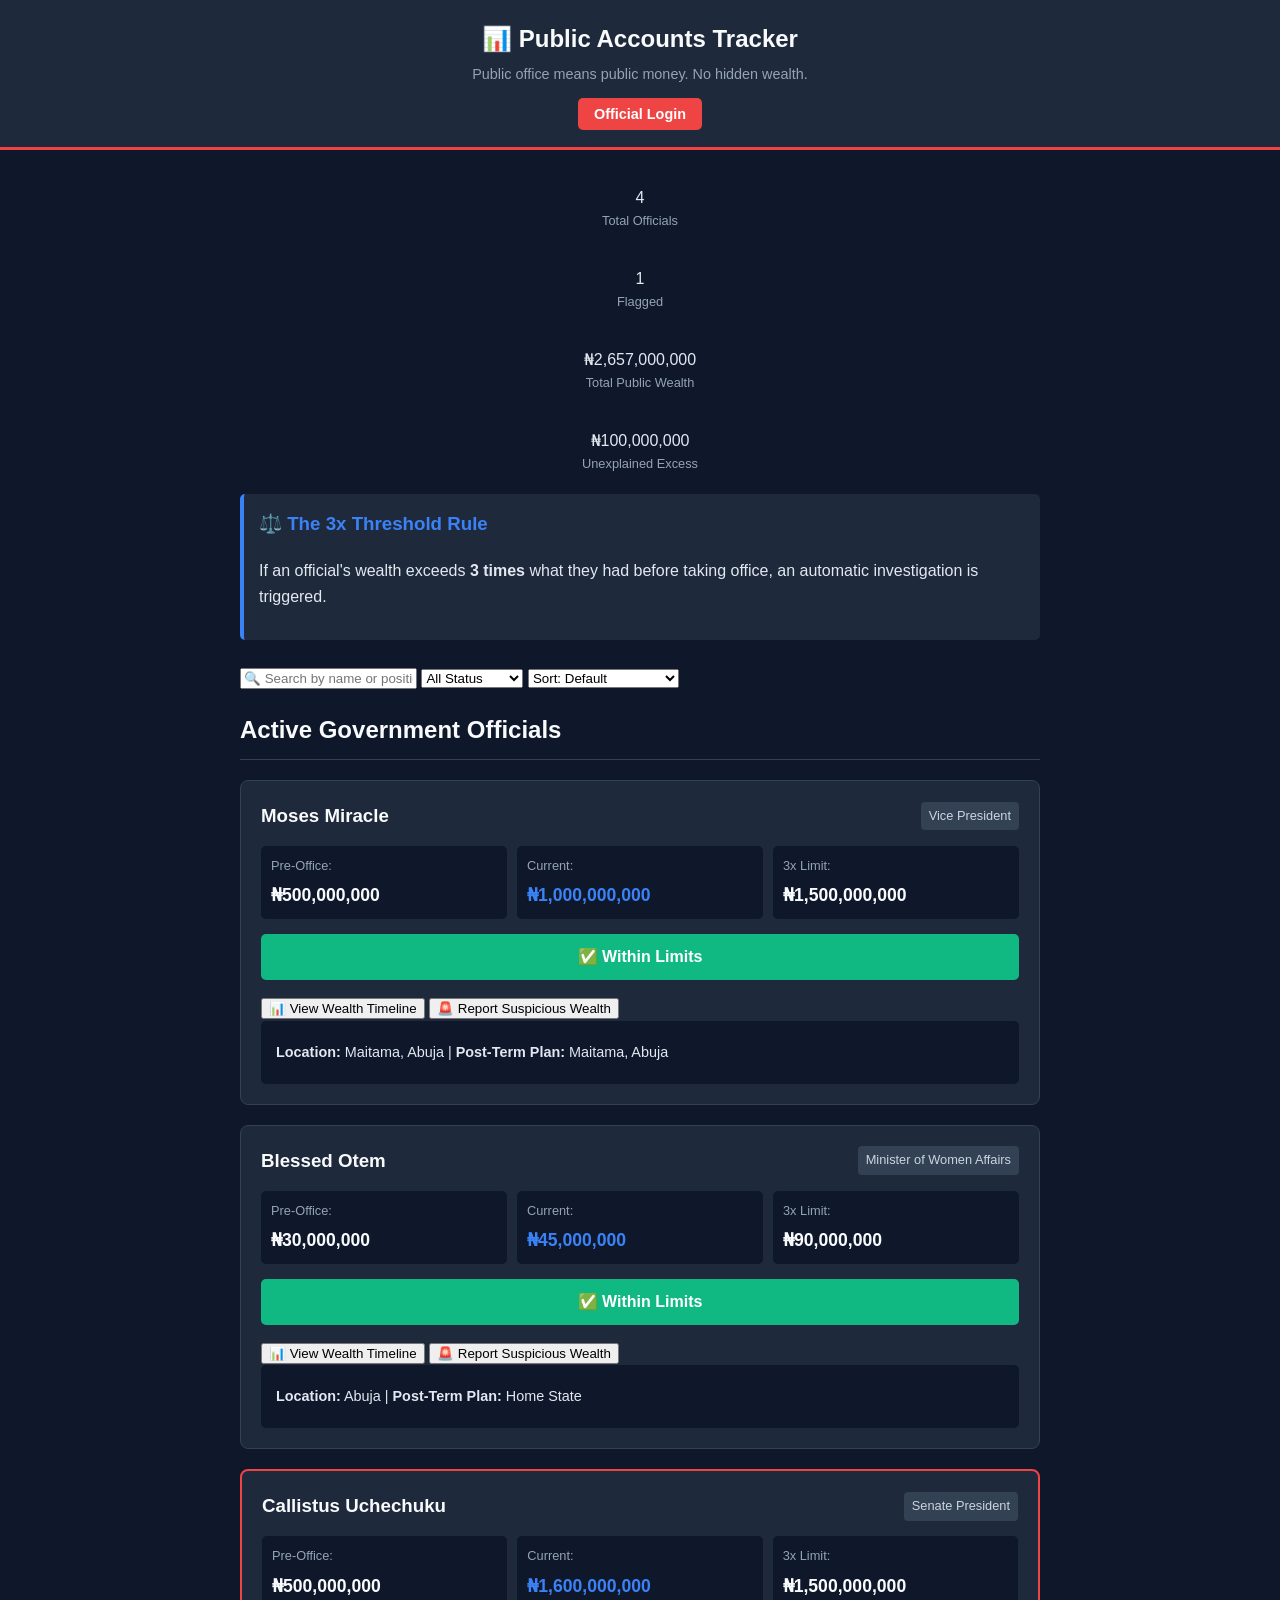
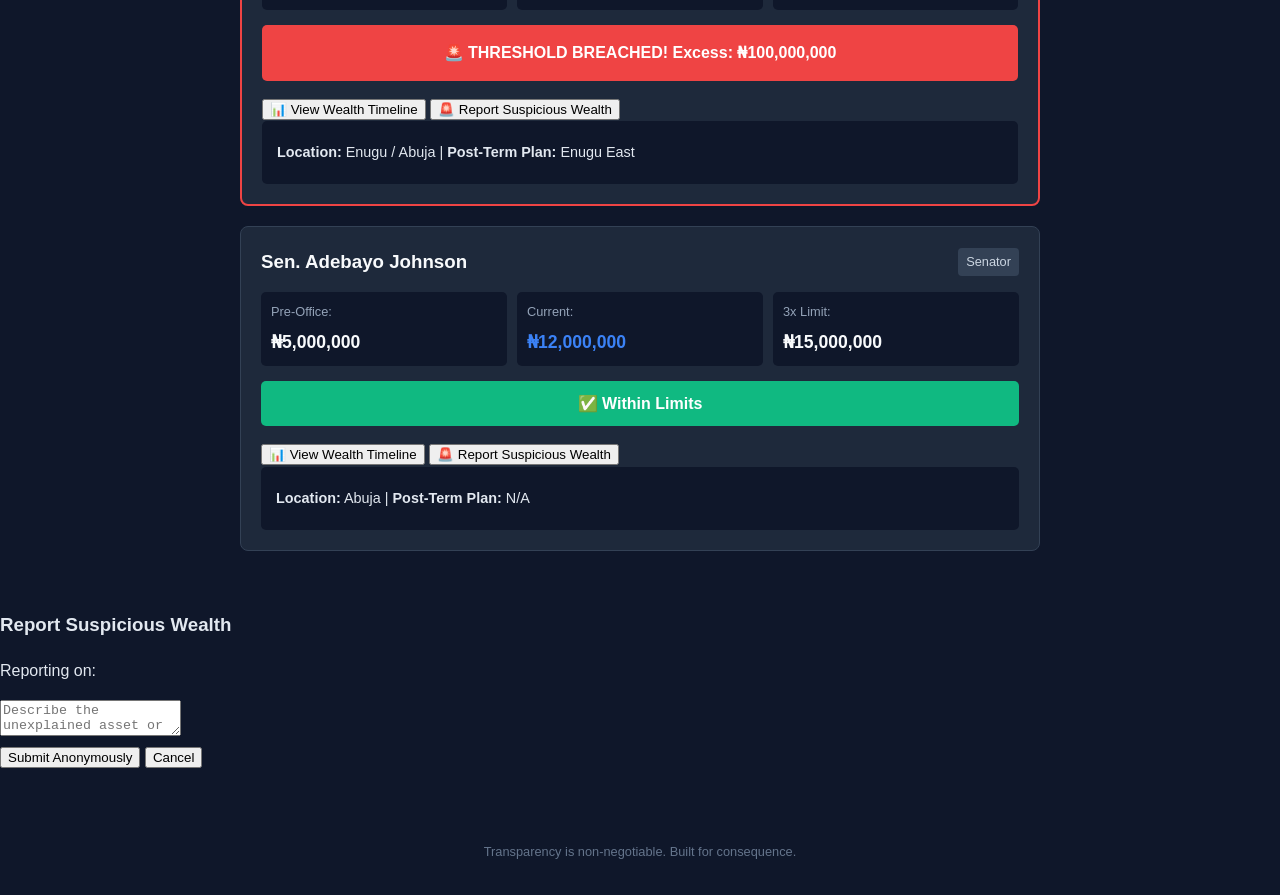
<file: index.html>
<!DOCTYPE html>
<html lang="en">
<head>
    <meta charset="UTF-8">
    <meta name="viewport" content="width=device-width, initial-scale=1.0">
    <title>Public Accounts Tracker</title>
    <link rel="stylesheet" href="style.css">
<link rel="manifest" href="manifest.json">
   <meta name="theme-color" content="#ef4444">
</head>
<body>
    <header>
        <h1>📊 Public Accounts Tracker</h1>
        <p>Public office means public money. No hidden wealth.</p>
        <a href="official-login.html" class="official-btn">Official Login</a>
    </header>

    <main>
        <!-- FEATURE 2: Statistics Dashboard -->
        <div class="stats-dashboard">
            <div class="stat-card"><span class="stat-num" id="stat-total">0</span><span class="stat-label">Total Officials</span></div>
            <div class="stat-card flagged"><span class="stat-num" id="stat-flagged">0</span><span class="stat-label">Flagged</span></div>
            <div class="stat-card"><span class="stat-num" id="stat-wealth">₦0</span><span class="stat-label">Total Public Wealth</span></div>
            <div class="stat-card excess"><span class="stat-num" id="stat-excess">₦0</span><span class="stat-label">Unexplained Excess</span></div>
        </div>

        <div class="info-banner">
            <h3>⚖️ The 3x Threshold Rule</h3>
            <p>If an official's wealth exceeds <strong>3 times</strong> what they had before taking office, an automatic investigation is triggered.</p>
        </div>

        <!-- FEATURE 1 & 5: Search, Filter, and Sort -->
        <div class="controls-bar">
            <input type="text" id="searchInput" placeholder="🔍 Search by name or position...">
            <select id="filterStatus">
                <option value="all">All Status</option>
                <option value="flagged">Flagged Only</option>
                <option value="clean">Clean Only</option>
            </select>
            <select id="sortStatus">
                <option value="default">Sort: Default</option>
                <option value="highest-balance">Sort: Highest Balance</option>
                <option value="highest-excess">Sort: Biggest Excess</option>
            </select>
        </div>

        <h2>Active Government Officials</h2>
        <div id="officials-list"></div>
    </main>

    <!-- FEATURE 4: Report Modal -->
    <div id="reportModal" class="modal">
        <div class="modal-content">
            <h3>Report Suspicious Wealth</h3>
            <p>Reporting on: <strong id="reportTarget"></strong></p>
            <textarea id="reportDetails" placeholder="Describe the unexplained asset or suspicious activity..."></textarea>
            <div class="modal-actions">
                <button class="btn-action" onclick="submitReport()">Submit Anonymously</button>
                <button class="btn-action cancel" onclick="closeReportModal()">Cancel</button>
            </div>
        </div>
    </div>

    <footer><p>Transparency is non-negotiable. Built for consequence.</p></footer>   
 <script src="script.js"></script>
<script>
if ('serviceWorker' in navigator) {
  window.addEventListener('load', () => {
    navigator.serviceWorker.register('./sw.js')
      .then(reg => console.log('Service Worker registered'))
      .catch(err => console.log('Service Worker registration failed'));
  });
}
</script>
</body>
</html>
</file>
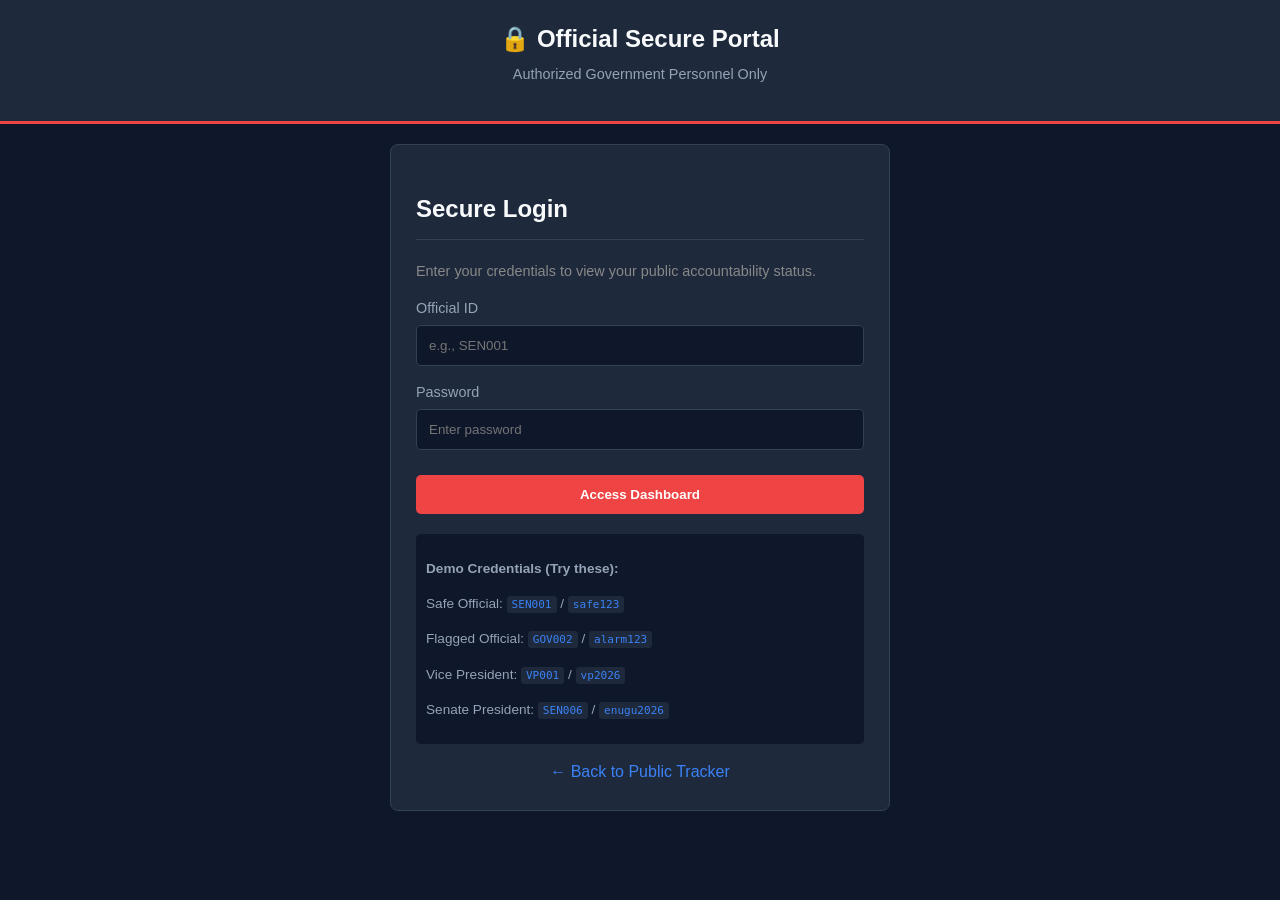
<file: official-login.html>
<!DOCTYPE html>
<html lang="en">
<head>
    <meta charset="UTF-8">
    <meta name="viewport" content="width=device-width, initial-scale=1.0">
    <title>Official Secure Login</title>
    <link rel="stylesheet" href="style.css">
</head>
<body>
    <header>
        <h1>🔒 Official Secure Portal</h1>
        <p>Authorized Government Personnel Only</p>
    </header>

    <main class="login-container">
        <!-- Login Form -->
        <div id="loginForm" class="login-box">
            <h2>Secure Login</h2>
            <p style="color: #888; font-size: 0.9em;">Enter your credentials to view your public accountability status.</p>
            
            <div id="loginError" class="error-msg"></div>

            <div class="input-group">
                <label>Official ID</label>
                <input type="text" id="officialId" placeholder="e.g., SEN001">
            </div>
            <div class="input-group">
                <label>Password</label>
                <input type="password" id="password" placeholder="Enter password">
            </div>
            
            <button class="btn-primary" onclick="handleLogin()">Access Dashboard</button>
            
            <div class="demo-creds">
       <p><strong>Demo Credentials (Try these):</strong></p>
       <p>Safe Official: <code>SEN001</code> / <code>safe123</code></p>
       <p>Flagged Official: <code>GOV002</code> / <code>alarm123</code></p>
       <p>Vice President: <code>VP001</code> / <code>vp2026</code></p>
       <p>Senate President: <code>SEN006</code> / <code>enugu2026</code></p>
   </div>            
            <a href="index.html" class="back-link">← Back to Public Tracker</a>
        </div>

        <!-- Official Dashboard (Hidden until login) -->
        <div id="officialDashboard" class="dashboard-box" style="display: none;">
            <h2>Welcome, <span id="dashName">Official</span></h2>
            <p id="dashPosition" class="subtitle"></p>

            <div id="dashAlert" class="alarm-box"></div>

            <div class="stat-grid">
                <div class="stat-card">
                    <span class="stat-label">Current Balance</span>
                    <span class="stat-value" id="dashBalance">0</span>
                </div>
                <div class="stat-card">
                    <span class="stat-label">Monthly Salary</span>
                    <span class="stat-value" id="dashSalary">0</span>
                </div>
                <div class="stat-card">
                    <span class="stat-label">3x Threshold Limit</span>
                    <span class="stat-value" id="dashThreshold">₦0</span>
                </div>
            </div>

            <button class="btn-secondary" onclick="location.reload()">Logout</button>
        </div>
    </main>

    <script src="script.js"></script>
</body>
</html>
</file>
<file: style.css>
/* Base Styles */
body {
    font-family: 'Segoe UI', Tahoma, Geneva, Verdana, sans-serif;
    background-color: #0f172a; /* Dark navy background */
    color: #e2e8f0;
    margin: 0;
    padding: 0;
    line-height: 1.6;
}

header {
    background-color: #1e293b;
    padding: 20px;
    text-align: center;
    border-bottom: 3px solid #ef4444; /* Red accent */
}

header h1 { margin: 0; color: #f8fafc; font-size: 1.5em; }
header p { margin: 5px 0 15px; color: #94a3b8; font-size: 0.9em; }

.official-btn {
    background-color: #ef4444;
    color: white;
    padding: 8px 16px;
    text-decoration: none;
    border-radius: 5px;
    font-weight: bold;
    font-size: 0.9em;
}

main { padding: 20px; max-width: 800px; margin: 0 auto; }

h2 { color: #f8fafc; border-bottom: 1px solid #334155; padding-bottom: 10px; }

/* Info Banner */
.info-banner {
    background-color: #1e293b;
    border-left: 4px solid #3b82f6;
    padding: 15px;
    border-radius: 5px;
    margin-bottom: 25px;
}
.info-banner h3 { margin-top: 0; color: #3b82f6; }

/* Official Cards */
.official-card {
    background-color: #1e293b;
    border-radius: 8px;
    padding: 20px;
    margin-bottom: 20px;
    border: 1px solid #334155;
}

.official-card.breached { border: 2px solid #ef4444; }

.card-header { display: flex; justify-content: space-between; align-items: center; flex-wrap: wrap; margin-bottom: 15px; }
.card-header h3 { margin: 0; color: #f8fafc; }
.position-badge { background: #334155; padding: 4px 8px; border-radius: 4px; font-size: 0.8em; color: #cbd5e1; }

.financials { display: grid; grid-template-columns: 1fr; gap: 10px; margin-bottom: 15px; }
@media (min-width: 600px) { .financials { grid-template-columns: repeat(3, 1fr); } }

.fin-item { background: #0f172a; padding: 10px; border-radius: 5px; }
.fin-item .label { display: block; font-size: 0.8em; color: #94a3b8; margin-bottom: 5px; }
.fin-item .value { font-weight: bold; font-size: 1.1em; color: #f8fafc; }
.fin-item .value.highlight { color: #3b82f6; }

/* Alerts */
.alarm-box {
    background-color: #ef4444;
    color: white;
    padding: 15px;
    border-radius: 5px;
    font-weight: bold;
    text-align: center;
    margin-bottom: 15px;
    animation: pulse 2s infinite;
}
@keyframes pulse { 0% { opacity: 1; } 50% { opacity: 0.8; } 100% { opacity: 1; } }

.status-box {
    background-color: #10b981;
    color: white;
    padding: 10px;
    border-radius: 5px;
    text-align: center;
    font-weight: bold;
    margin-bottom: 15px;
}

.profile-info { background: #0f172a; padding: 15px; border-radius: 5px; font-size: 0.9em; }
.profile-info h4 { margin-top: 0; color: #94a3b8; font-size: 0.85em; text-transform: uppercase; }
.profile-info p { margin: 5px 0; }

/* Login Page Styles */
.login-container { max-width: 500px; }
.login-box, .dashboard-box { background: #1e293b; padding: 25px; border-radius: 8px; border: 1px solid #334155; }
.input-group { margin-bottom: 15px; }
.input-group label { display: block; margin-bottom: 5px; color: #94a3b8; font-size: 0.9em; }
.input-group input { width: 100%; padding: 12px; background: #0f172a; border: 1px solid #334155; color: white; border-radius: 5px; box-sizing: border-box; }

.btn-primary { width: 100%; padding: 12px; background: #ef4444; color: white; border: none; border-radius: 5px; font-weight: bold; cursor: pointer; margin-top: 10px; }
.btn-secondary { width: 100%; padding: 12px; background: #334155; color: white; border: none; border-radius: 5px; font-weight: bold; cursor: pointer; margin-top: 20px; }

.error-msg { background: #ef4444; color: white; padding: 10px; border-radius: 5px; text-align: center; margin-bottom: 15px; display: none; }
.demo-creds { background: #0f172a; padding: 10px; border-radius: 5px; font-size: 0.85em; margin-top: 20px; color: #94a3b8; }
.demo-creds code { color: #3b82f6; background: #1e293b; padding: 2px 5px; border-radius: 3px; }
.back-link { display: block; text-align: center; margin-top: 15px; color: #3b82f6; text-decoration: none; }

/* Dashboard Stats */
.stat-grid { display: grid; grid-template-columns: 1fr; gap: 10px; margin-top: 20px; }
@media (min-width: 600px) { .stat-grid { grid-template-columns: repeat(3, 1fr); } }
.stat-card { background: #0f172a; padding: 15px; border-radius: 5px; text-align: center; }
.stat-label { display: block; font-size: 0.8em; color: #94a3b8; margin-bottom: 5px; }
.stat-value { display: block; font-size: 1.2em; font-weight: bold; color: #f8fafc; }
.subtitle { color: #94a3b8; margin-top: -10px; margin-bottom: 20px; }

footer { text-align: center; padding: 20px; color: #64748b; font-size: 0.8em; margin-top: 40px; }
</file>
